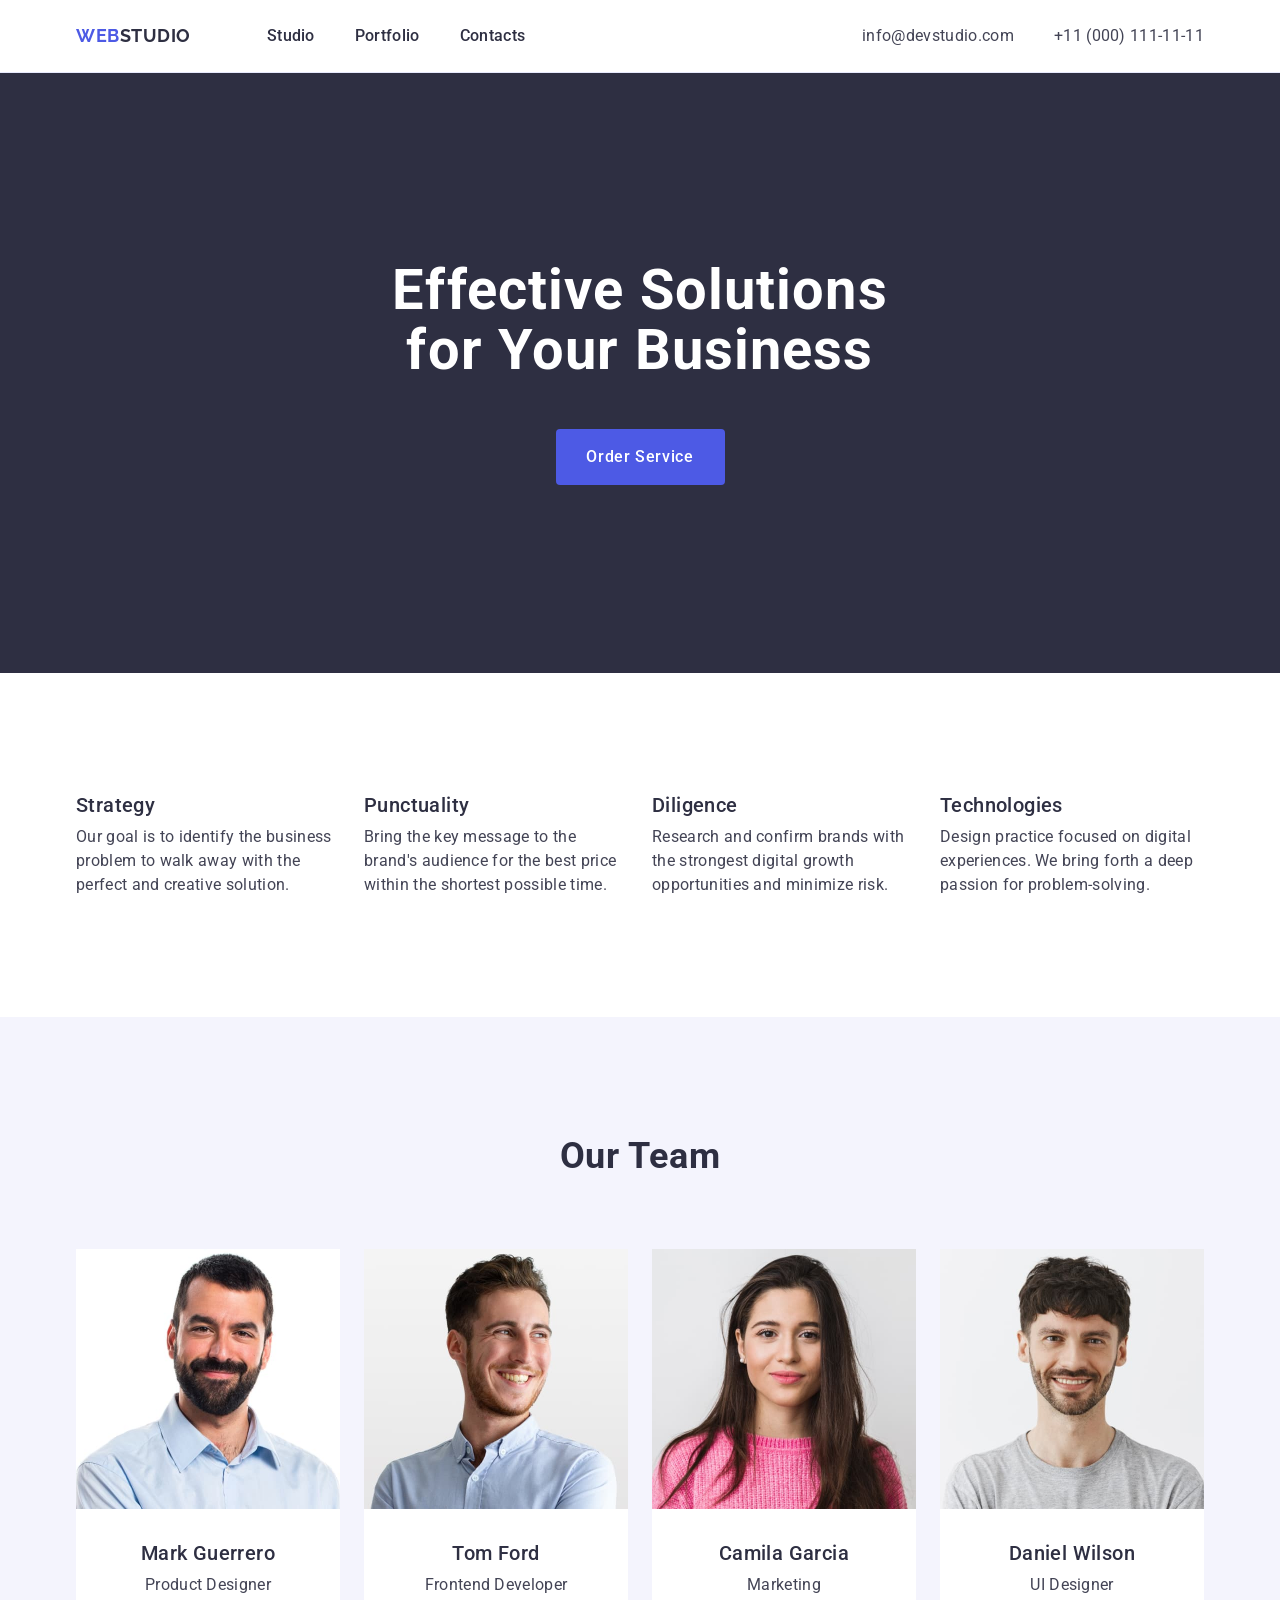
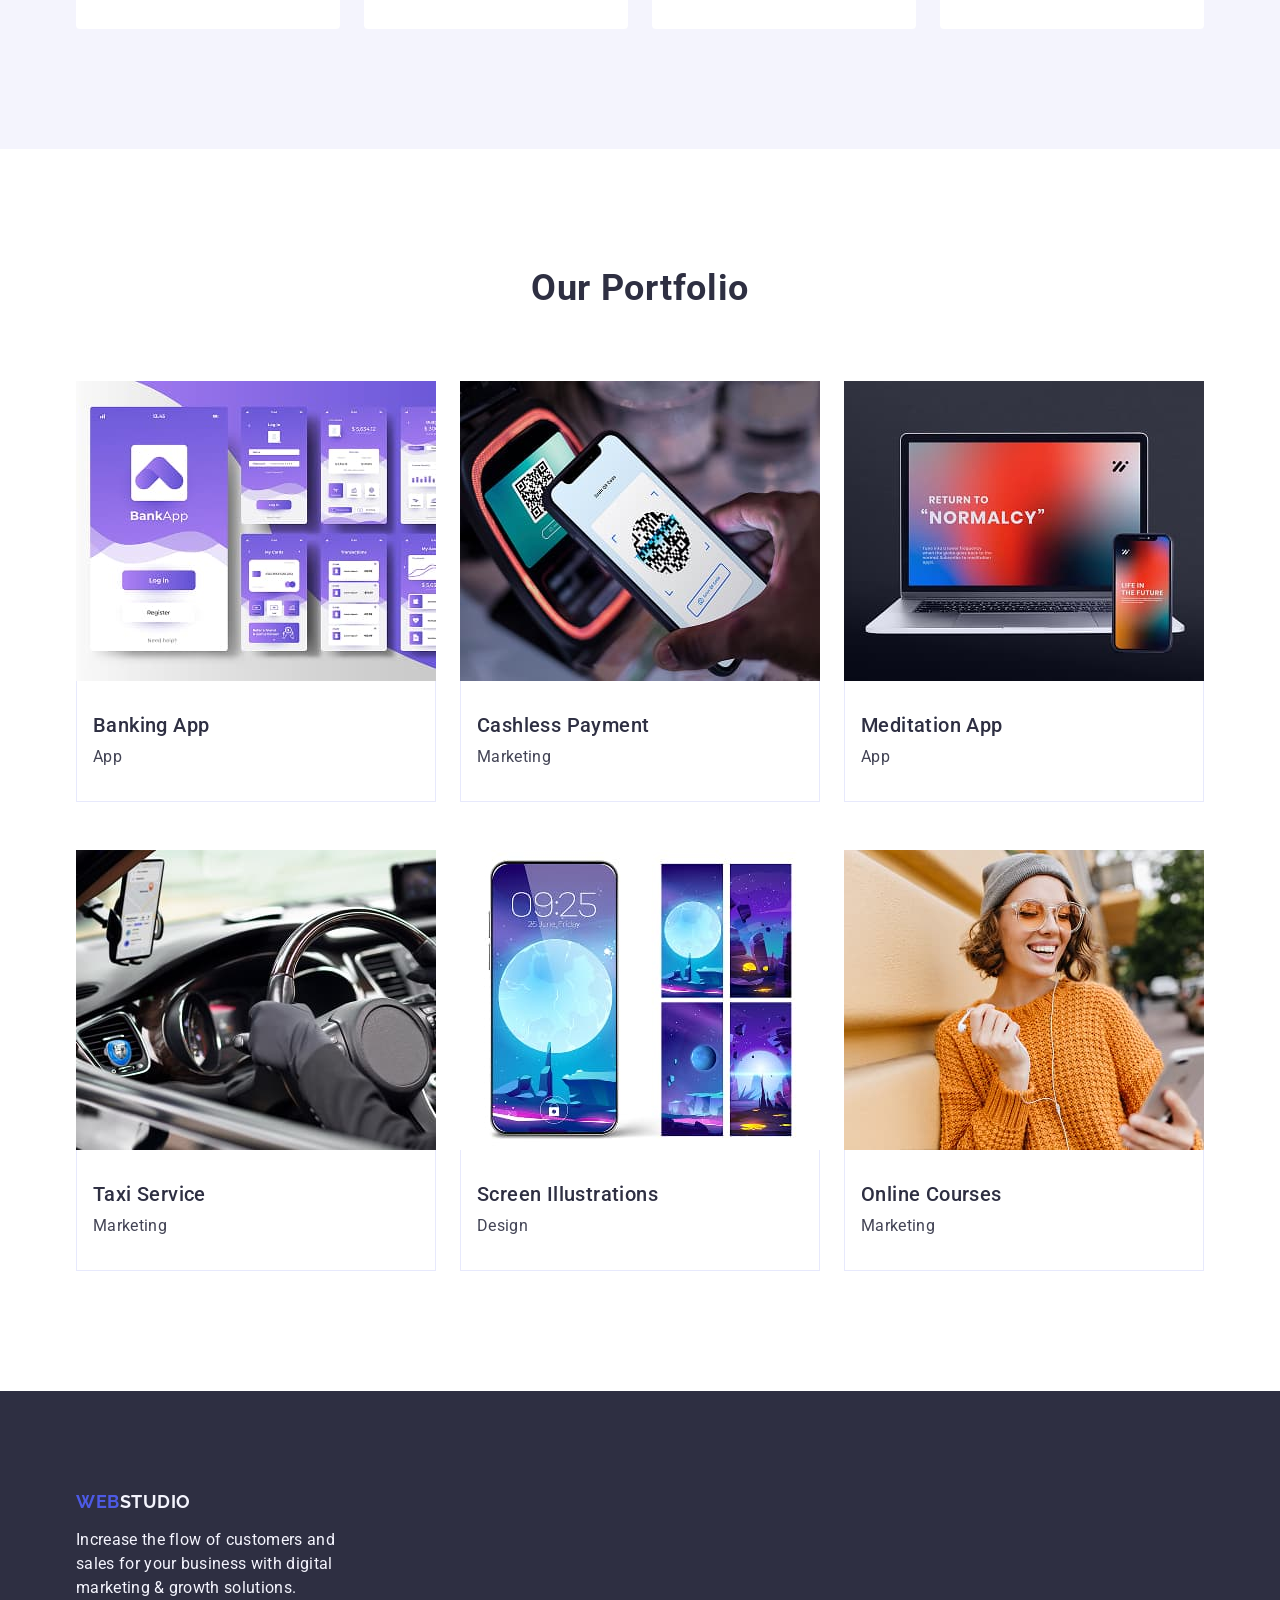
<file: index.html>
<!DOCTYPE html>
<html lang="en">
  <head>
    <meta charset="UTF-8" />
    <meta name="viewport" content="width=device-width, initial-scale=1.0" />
    <title>WebStudio</title>
    <link rel="preconnect" href="https://fonts.googleapis.com" />
    <link rel="preconnect" href="https://fonts.gstatic.com" crossorigin />
    <link
      href="https://fonts.googleapis.com/css2?family=Raleway:wght@700&family=Roboto:wght@400;500;700&display=swap"
      rel="stylesheet"
    />
    <link
      rel="stylesheet"
      href="https://cdnjs.cloudflare.com/ajax/libs/modern-normalize/3.0.1/modern-normalize.min.css"
      integrity="sha512-q6WgHqiHlKyOqslT/lgBgodhd03Wp4BEqKeW6nNtlOY4quzyG3VoQKFrieaCeSnuVseNKRGpGeDU3qPmabCANg=="
      crossorigin="anonymous"
      referrerpolicy="no-referrer"
    />
    <link rel="stylesheet" href="./css/styles.css" />
  </head>
  <body>
    <!-- #region header -->
    <header class="header">
      <div class="container header-container">
        <nav class="nav-header">
          <a href="./index.html" class="logo"
            >Web<span class="logo-span">Studio</span></a
          >
          <ul class="header-list nav-list">
            <li class="header-list-item">
              <a href="./index.html" class="header-list-item-link link"
                >Studio</a
              >
            </li>
            <li class="header-list-item">
              <a href="" class="header-list-item-link link">Portfolio</a>
            </li>
            <li class="header-list-item">
              <a href="" class="header-list-item-link link">Contacts</a>
            </li>
          </ul>
        </nav>
        <address class="address">
          <ul class="address-list header-address">
            <li class="address-list-item">
              <a href="mailto:info@devstudio.com" class="address-item-link link"
                >info@devstudio.com</a
              >
            </li>
            <li class="address-list-item">
              <a href="tel:+110001111111" class="address-item-link link"
                >+11 (000) 111-11-11</a
              >
            </li>
          </ul>
        </address>
      </div>
    </header>
    <!-- #endregion header -->
    <main>
      <!--#region Hero -->
      <section class="section-hero">
        <div class="container">
          <h1 class="hero-title">Effective Solutions for Your Business</h1>
          <button type="button" class="button">Order Service</button>
        </div>
      </section>
      <!--#endregion end Hero -->
      <!-- #region About us -->
      <section class="section-aboutus">
        <div class="container">
          <h2 class="visually-hidden">About us</h2>
          <ul class="aboutus-list">
            <li class="aboutus-list-item">
              <h3 class="subtitle">Strategy</h3>
              <p class="text">
                Our goal is to identify the business problem to walk away with
                the perfect and creative solution.
              </p>
            </li>
            <li class="aboutus-list-item">
              <h3 class="subtitle">Punctuality</h3>
              <p class="text">
                Bring the key message to the brand's audience for the best price
                within the shortest possible time.
              </p>
            </li>
            <li class="aboutus-list-item">
              <h3 class="subtitle">Diligence</h3>
              <p class="text">
                Research and confirm brands with the strongest digital growth
                opportunities and minimize risk.
              </p>
            </li>
            <li class="aboutus-list-item">
              <h3 class="subtitle">Technologies</h3>
              <p class="text">
                Design practice focused on digital experiences. We bring forth a
                deep passion for problem-solving.
              </p>
            </li>
          </ul>
        </div>
      </section>
      <!-- #endregion end About us -->
      <!-- #region Our team -->
      <section class="team-section">
        <div class="container">
          <h2 class="section-title">Our Team</h2>
          <ul class="team-list">
            <li class="team-list-item">
              <img
                src="./images/mark_guerrero.jpg"
                alt="photo_mark_guerrero"
                width="264"
                height="260"
                class="team-img"
              />
              <div class="team-item-content">
                <h3 class="subtitle team-name">Mark Guerrero</h3>
                <p class="text team-text">Product Designer</p>
              </div>
            </li>
            <li class="team-list-item">
              <img
                src="./images/tom_ford.jpg"
                alt="photo_tom_ford"
                width="264"
                height="260"
                class="team-img"
              />
              <div class="team-item-content">
                <h3 class="subtitle team-name">Tom Ford</h3>
                <p class="text team-text">Frontend Developer</p>
              </div>
            </li>
            <li class="team-list-item">
              <img
                src="./images/camila_garcia.jpg"
                alt="photo_camila_garcia"
                width="264"
                height="260"
                class="team-img"
              />
              <div class="team-item-content">
                <h3 class="subtitle team-name">Camila Garcia</h3>
                <p class="text team-text">Marketing</p>
              </div>
            </li>
            <li class="team-list-item">
              <img
                src="./images/daniel_wilson.jpg"
                alt="photo_daniel_wilson"
                width="264"
                height="260"
                class="team-img"
              />
              <div class="team-item-content">
                <h3 class="subtitle team-name">Daniel Wilson</h3>
                <p class="text team-text">UI Designer</p>
              </div>
            </li>
          </ul>
        </div>
      </section>
      <!-- #endregion end Our team -->
      <!-- #region Our Portfolio -->
      <section class="portfolio-section">
        <div class="container">
          <h2 class="portfolio-title section-title">Our Portfolio</h2>
          <ul class="portfolio-list">
            <li class="portfolio-list-item">
              <img
                src="./images/our-portfolio/banking-app.jpg"
                alt="Screenshots of banking app pages"
                width="360"
                height="300"
                class="portfolio-item-img"
              />
              <div class="portfolio-item-content">
                <h3 class="subtitle">Banking App</h3>
                <p class="text">App</p>
              </div>
            </li>
            <li class="portfolio-list-item">
              <img
                src="./images/our-portfolio/cashless-payment.jpg"
                alt="Paying through terminal with a phone"
                width="360"
                height="300"
                class="portfolio-item-img"
              />
              <div class="portfolio-item-content">
                <h3 class="subtitle">Cashless Payment</h3>
                <p class="text">Marketing</p>
              </div>
            </li>
            <li class="portfolio-list-item">
              <img
                src="./images/our-portfolio/meditation-app.jpg"
                alt="Phone and laptop showing meditation app"
                width="360"
                height="300"
                class="portfolio-item-img"
              />
              <div class="portfolio-item-content">
                <h3 class="subtitle">Meditation App</h3>
                <p class="text">App</p>
              </div>
            </li>
            <li class="portfolio-list-item">
              <img
                src="./images/our-portfolio/taxi-service.jpg"
                alt="Hands on the wheel inside the car"
                width="360"
                height="300"
                class="portfolio-item-img"
              />
              <div class="portfolio-item-content">
                <h3 class="subtitle">Taxi Service</h3>
                <p class="text">Marketing</p>
              </div>
            </li>
            <li class="portfolio-list-item">
              <img
                src="./images/our-portfolio/screen-illustration.jpg"
                alt="Phone and phone screens with a moon on it"
                width="360"
                height="300"
                class="portfolio-item-img"
              />
              <div class="portfolio-item-content">
                <h3 class="subtitle">Screen Illustrations</h3>
                <p class="text">Design</p>
              </div>
            </li>
            <li class="portfolio-list-item">
              <img
                src="./images/our-portfolio/online-courses.jpg"
                alt="Girl in the glasses with a phone"
                width="360"
                height="300"
                class="portfolio-item-img"
              />
              <div class="portfolio-item-content">
                <h3 class="subtitle">Online Courses</h3>
                <p class="text">Marketing</p>
              </div>
            </li>
          </ul>
        </div>
      </section>
      <!-- #endregion Our Portfolio -->
    </main>
    <footer class="footer">
      <div class="container">
        <a href="./index.html" class="logo logo-footer"
          >Web<span class="logo-span-footer">Studio</span></a
        >
        <p class="text text-footer">
          Increase the flow of customers and sales for your business with
          digital marketing & growth solutions.
        </p>
      </div>
    </footer>
  </body>
</html>
</file>
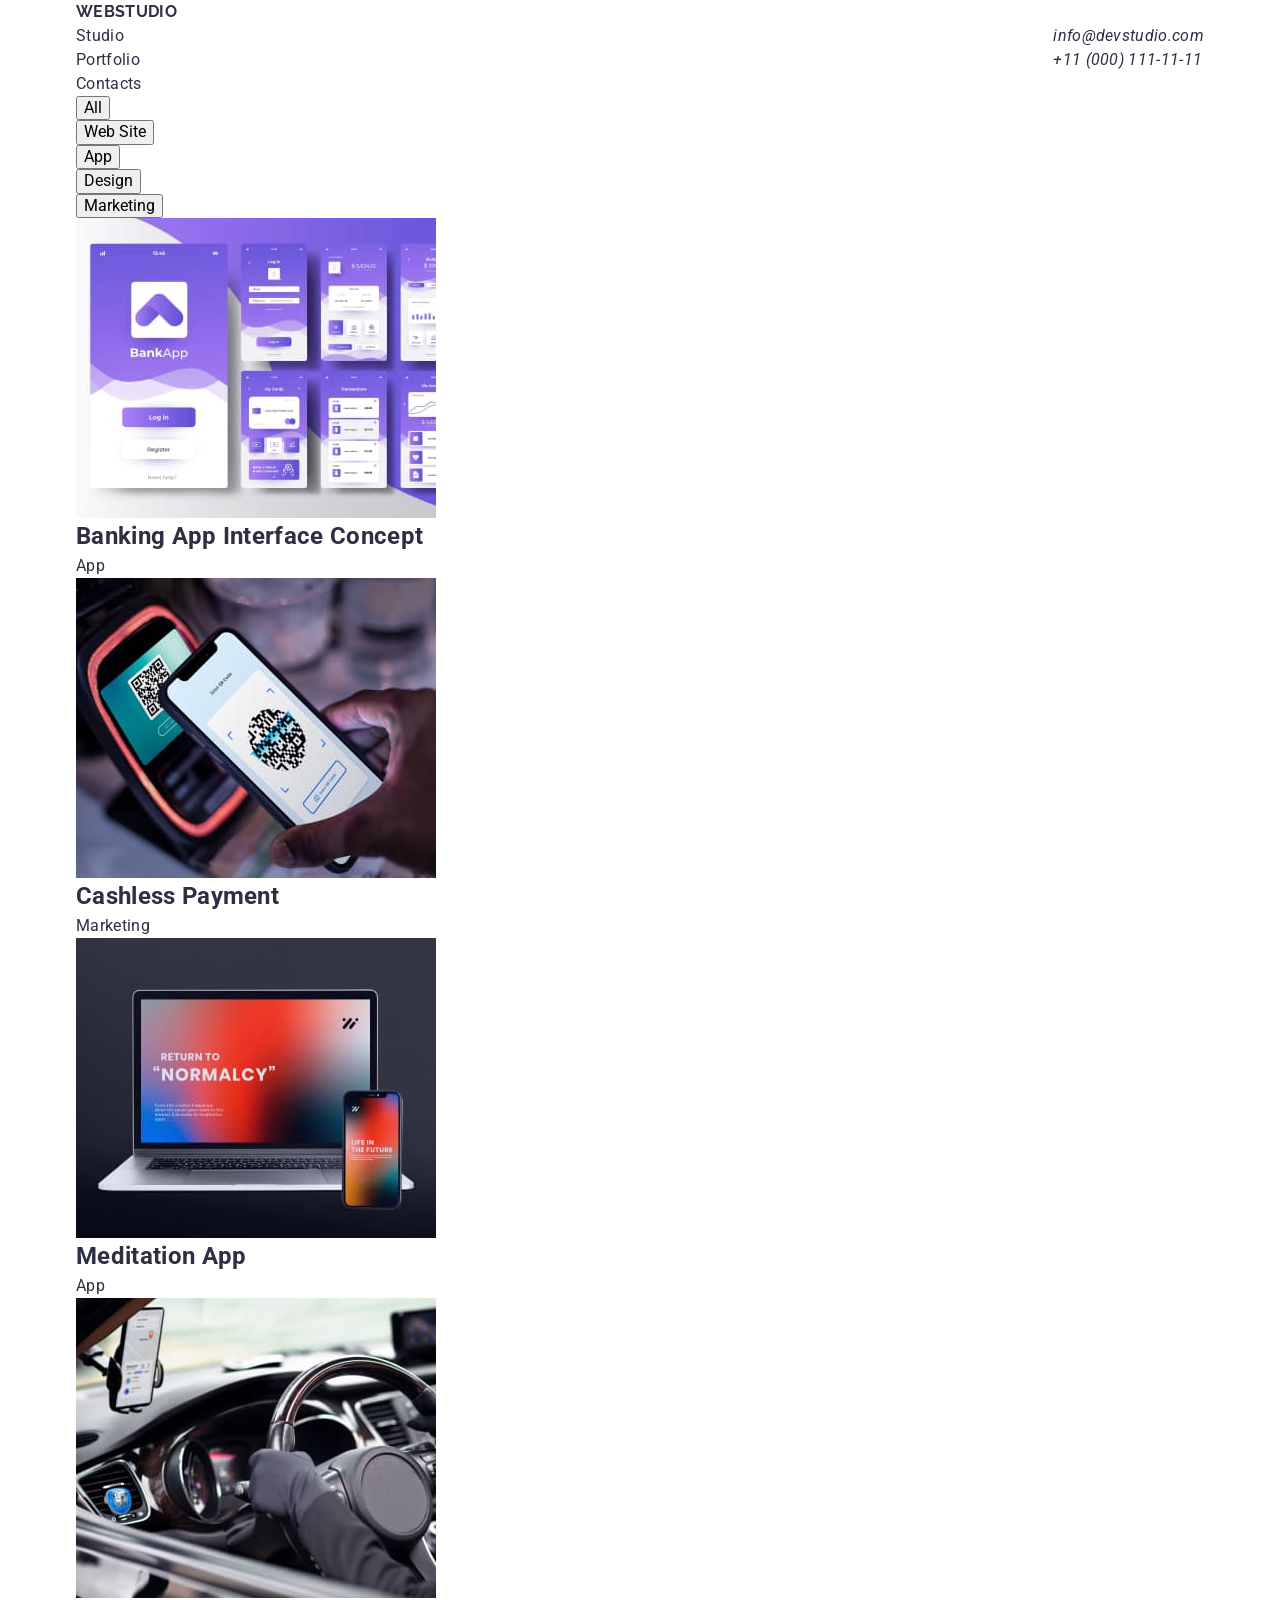
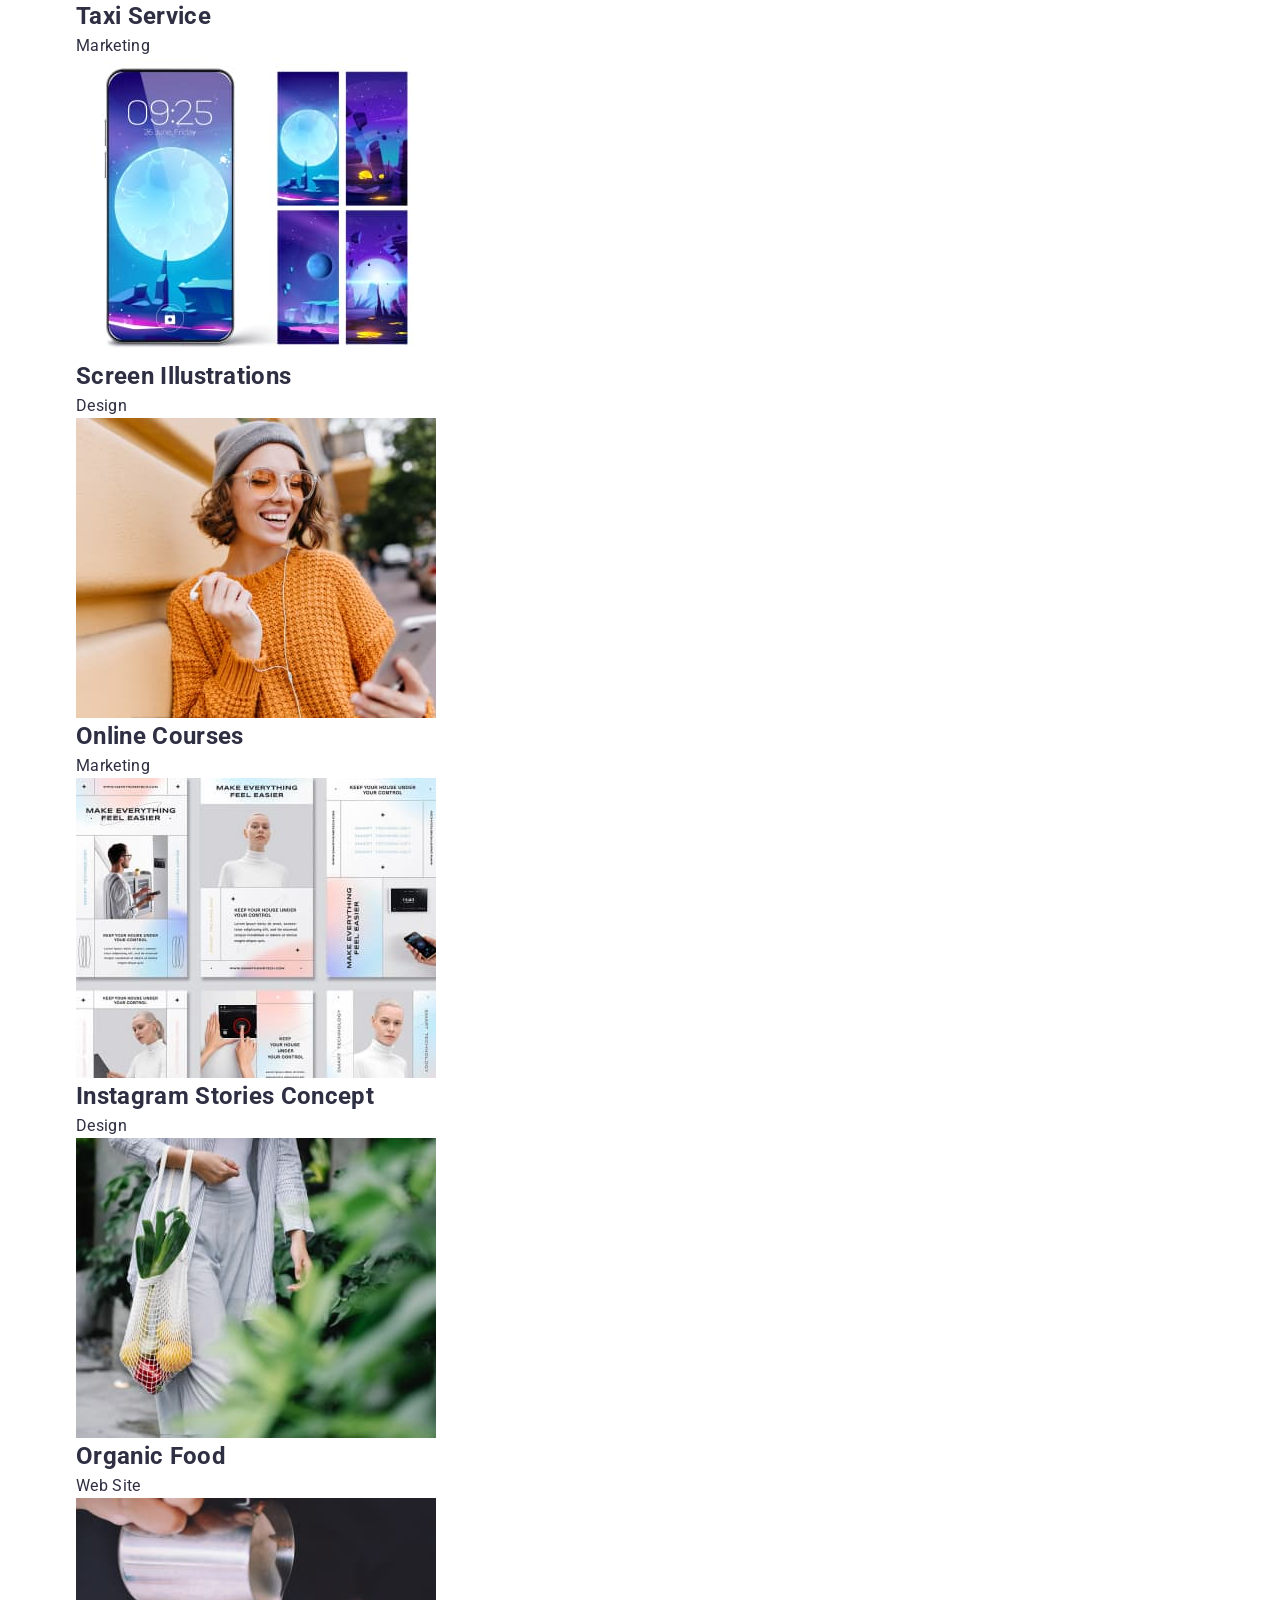
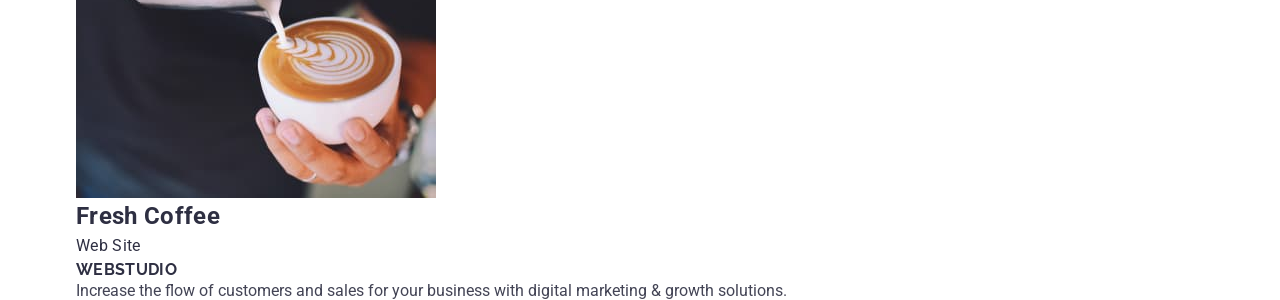
<file: portfolio.html>
<!DOCTYPE html>
<html lang="en">
<head>
    <meta charset="UTF-8">
    <meta http-equiv="X-UA-Compatible" content="IE=edge">
    <meta name="viewport" content="width=device-width, initial-scale=1.0">
    <title>Document</title>
    <link rel="preconnect" href="https://fonts.googleapis.com">
    <link rel="preconnect" href="https://fonts.gstatic.com" crossorigin>
    <link
        href="https://fonts.googleapis.com/css2?family=Raleway:wght@800&family=Roboto:wght@400;500;700;900&display=swap"
        rel="stylesheet">
    <link rel="stylesheet" href="https://cdnjs.cloudflare.com/ajax/libs/modern-normalize/1.1.0/modern-normalize.css"
        integrity="sha512-Y0MM+V6ymRKN2zStTqzQ227DWhhp4Mzdo6gnlRnuaNCbc+YN/ZH0sBCLTM4M0oSy9c9VKiCvd4Jk44aCLrNS5Q=="
        crossorigin="anonymous" referrerpolicy="no-referrer">
    <link rel="stylesheet" href="./css/styles.css">
</head>
<body>
    <!-- HEADER -->
    <header class="main-header">
        <div class="container header-container">
            <nav class="navigation">
                <a class="logo link" href="./index.html">Web<span class="accent-header">Studio</span></a>
                <ul class="nav-menu list">
                    <li class="nav-menu-item"><a class="nav-link link" href="./index.html">Studio</a></li>
                    <li class="nav-menu-item"><a class="nav-link link" href="./portfolio.html">Portfolio</a></li>
                    <li class="nav-menu-item"><a class="nav-link link" href="">Contacts</a></li>
                </ul>
            </nav>
            <address class="address-header">
                <ul class="address-list list">
                    <li class="address-list-item"><a class="address-info link" href="mailto:info@devstudio.com">info@devstudio.com</a></li>
                    <li class="address-list-item"><a class="address-info link" href="tel:+110001111111">+11 (000) 111-11-11</a></li>
                </ul>
            </address>
        </div>
    </header>
    <!-- MAIN -->
    <main>
        <section class="section projects-section">
            <div class="container">
                <h1 class="visually-hidden">Projects</h1>
                <!-- BUTTON LIST -->
                <ul class="project-btn-list list">
                    <li class="project-btn-item"><button class="project-btn" type="button">All</button></li>
                    <li class="project-btn-item"><button class="project-btn" type="button">Web Site</button></li>
                    <li class="project-btn-item"><button class="project-btn" type="button">App</button></li>
                    <li class="project-btn-item"><button class="project-btn" type="button">Design</button></li>
                    <li class="project-btn-item"><button class="project-btn" type="button">Marketing</button></li>
                </ul>
                <!-- PROJECTS LIST -->
                <ul class="project-list list">
                    <li class="project-item">
                        <a class="link" href="">
                            <img src="./images/portfolio/project-img1.jpg" class="project-img" alt="Phone's screens from bank app" width="360" height="300">
                            <div class="project-card-content">
                                <h2 class="project-name">Banking App Interface Concept</h2>
                                <p class="project-type">App</p>
                            </div>
                        </a>
                    </li>
                    <li class="project-item">
                        <a class="link" href="">
                            <img src="./images/portfolio/project-img2.jpg" class="project-img" alt="Phone scanning qr code" width="360" height="300">
                            <div class="project-card-content">
                                <h2 class="project-name">Cashless Payment</h2>
                                <p class="project-type">Marketing</p>
                            </div>
                        </a>
                    </li>
                    <li class="project-item">
                        <a class="link" href="">
                            <img src="./images/portfolio/project-img3.jpg" class="project-img" alt="Laptop and phone" width="360" height="300">
                            <div class="project-card-content">
                                <h2 class="project-name">Meditation App</h2>
                                <p class="project-type">App</p>
                            </div>
                        </a>
                    </li>
                    <li class="project-item">
                        <a class="link" href="">
                            <img src="./images/portfolio/project-img4.jpg" class="project-img" alt="Car's wheel with hands on it" width="360" height="300">
                            <div class="project-card-content">
                                <h2 class="project-name">Taxi Service</h2>
                                <p class="project-type">Marketing</p>
                            </div>
                        </a>
                    </li>
                    <li class="project-item">
                        <a class="link" href="">
                            <img src="./images/portfolio/project-img5.jpg" class="project-img" alt="Full moon on screen illustrations" width="360" height="300">
                            <div class="project-card-content">
                                <h2 class="project-name">Screen Illustrations</h2>
                                <p class="project-type">Design</p>
                            </div>
                        </a>
                    </li>
                    <li class="project-item">
                        <a class="link" href="">
                            <img src="./images/portfolio/project-img6.jpg" class="project-img" alt="Girl in glasses with phone" width="360" height="300">
                            <div class="project-card-content">
                                <h2 class="project-name">Online Courses</h2>
                                <p class="project-type">Marketing</p>
                            </div>
                        </a>
                    </li>
                    <li class="project-item">
                        <a class="link" href="">
                            <img src="./images/portfolio/project-img7.jpg" class="project-img" alt="Instagram Stories Concept" width="360" height="300">
                            <div class="project-card-content">
                                <h2 class="project-name">Instagram Stories Concept</h2>
                                <p class="project-type">Design</p>
                            </div>
                        </a>
                    </li>
                    <li class="project-item">
                        <a class="link" href="">
                            <img src="./images/portfolio/project-img8.jpg" class="project-img" alt="Girl with vegetables in shopping bag" width="360" height="300">
                            <div class="project-card-content">
                                <h2 class="project-name">Organic Food</h2>
                                <p class="project-type">Web Site</p>
                            </div>
                        </a>
                    </li>
                    <li class="project-item">
                        <a class="link" href="">
                            <img src="./images/portfolio/project-img9.jpg" class="project-img" alt="Pouring milk in cup with coffee" width="360" height="300">
                            <div class="project-card-content">
                                <h2 class="project-name">Fresh Coffee</h2>
                                <p class="project-type">Web Site</p>
                            </div>
                        </a>
                    </li>
                </ul>
            </div>
        </section>
    </main>
    <!-- FOOTER -->
    <footer class="page-footer">
        <div class="container footer-container">
            <div class="footer-content">
                <a class="logo footer-logo link" href="./index.html">Web<span class="accent-footer">Studio</span></a>
                <p class="footer-text">Increase the flow of customers and sales for your business with digital marketing & growth solutions.</p>
            </div>
        </div>
    </footer>
</body>
</html>
</file>
<file: css/styles.css>
body {
  font-family: Roboto, sans-serif;
  color: #434455;
  background-color: #fff;
}

a {
  text-decoration: none;
}

ul,
ol {
  list-style-type: none;
  margin: 0;
  padding-left: 0;
}

img {
  display: block;
}

button {
  cursor: pointer;
}

h1,
h2,
h3,
h4,
h5,
h6,
p {
  margin: 0;
}

.visually-hidden {
  position: absolute;
  width: 1px;
  height: 1px;
  margin: -1px;
  border: 0;
  padding: 0;

  white-space: nowrap;
  clip-path: inset(100%);
  clip: rect(0 0 0 0);
  overflow: hidden;
}

.container {
  max-width: 1158px;
  padding: 0 15px;
  margin: 0 auto;
}

/* #region Header */

.header {
  border-bottom: 1px solid #e7e9fc;
}

.header-container {
  display: flex;
  justify-content: space-between;
  align-items: center;
}

.nav-header {
  display: flex;
  align-items: center;
}

.nav-list {
  display: flex;
  gap: 40px;
}

.header-address {
  display: flex;
  gap: 40px;
}

.logo {
  font-family: 'Raleway', sans-serif;
  font-weight: 700;
  font-size: 18px;
  line-height: 1.17;
  letter-spacing: 0.03em;
  text-transform: uppercase;
  color: #4d5ae5;
  margin-right: 76px;
}

.logo-span {
  color: #2e2f42;
}

.link {
  font-size: 16px;
  line-height: 1.5;
  letter-spacing: 0.02em;
  color: #2e2f42;
}

.header-list-item-link {
  font-weight: 500;
  padding-top: 24px;
  padding-bottom: 24px;
  display: block;
}

.address {
  font-style: normal;
}

.address-item-link {
  font-weight: 400;
  color: #434455;
}

.link:hover,
.link:focus {
  color: #404bbf;
}
/* #endregion Header */

/* #region Hero */
.section-hero {
  background: #2e2f42;
  padding: 188px 0;
}

.hero-title {
  font-weight: 700;
  font-size: 56px;
  line-height: 1.07;
  letter-spacing: 0.02em;
  text-align: center;
  color: #fff;
  background-color: #2e2f42;
  max-width: 496px;
  margin: 0 auto;
  margin-bottom: 48px;
}

.button {
  font-weight: 500;
  font-size: 16px;
  line-height: 1.5;
  letter-spacing: 0.04em;
  color: #fff;
  background: #4d5ae5;
  border: none;
  border-radius: 4px;
  min-width: 169px;
  height: 56px;
  display: block;
  margin: 0 auto;
}

.button:hover,
.button:focus {
  background: #404bbf;
}
/* #endregion Hero */

/* #region Section About us */

.section-aboutus {
  padding: 120px 0;
}

.aboutus-list {
  display: flex;
  gap: 24px;
}

.aboutus-list-item {
  width: calc((100% - 72px) / 4);
}

.subtitle {
  font-weight: 500;
  font-size: 20px;
  line-height: 1.2;
  letter-spacing: 0.02em;
  color: #2e2f42;
  margin-bottom: 8px;
}

.text {
  font-size: 16px;
  line-height: 1.5;
  letter-spacing: 0.02em;
  color: #434455;
  /* width: 264px; */
}

/* #endregion Section About us */

/* #region Section Our team */

.section-title {
  font-weight: 700;
  font-size: 36px;
  line-height: 1.11;
  letter-spacing: 0.02em;
  color: #2e2f42;
  text-align: center;
  text-transform: capitalize;
  margin-bottom: 72px;
}

.team-section {
  background-color: #f4f4fd;
  padding: 120px 0;
}

.team-list {
  display: flex;
  gap: 24px;
}

.team-list-item {
  background-color: #ffffff;
  border-radius: 0 0 4px 4px;
  width: calc((100% - 72px) - 4);
}

.team-item-content {
  padding: 32px 0;
}

.team-name {
  text-align: center;
  margin-bottom: 8px;
}

.team-text {
  text-align: center;
}
/* #endregion Section Our team */

/* #region Section Portfolio */

.portfolio-section {
  padding: 120px 0 120px 0;
}

.portfolio-list {
  background-color: #ffffff;
  display: flex;
  flex-wrap: wrap;
  gap: 48px 24px;
}

.portfolio-list-item {
  width: calc((100% - 48px) / 3);
}

.portfolio-item-content {
  padding: 32px 16px;
  padding-left: 16px;
  border: 1px solid #e7e9fc;
  border-top: none;
}

/* #endregion Section Portfolio */

/* #region Footer */
.footer {
  background-color: #2e2f42;
  padding: 100px 0;
}

.logo-footer {
  display: inline-block;
  color: #4d5ae5;
  margin-bottom: 16px;
}

.logo-span-footer {
  color: #f4f4fd;
}

.text-footer {
  color: #f4f4fd;
  width: 264px;
}
/* #endregion Footer */
</file>
